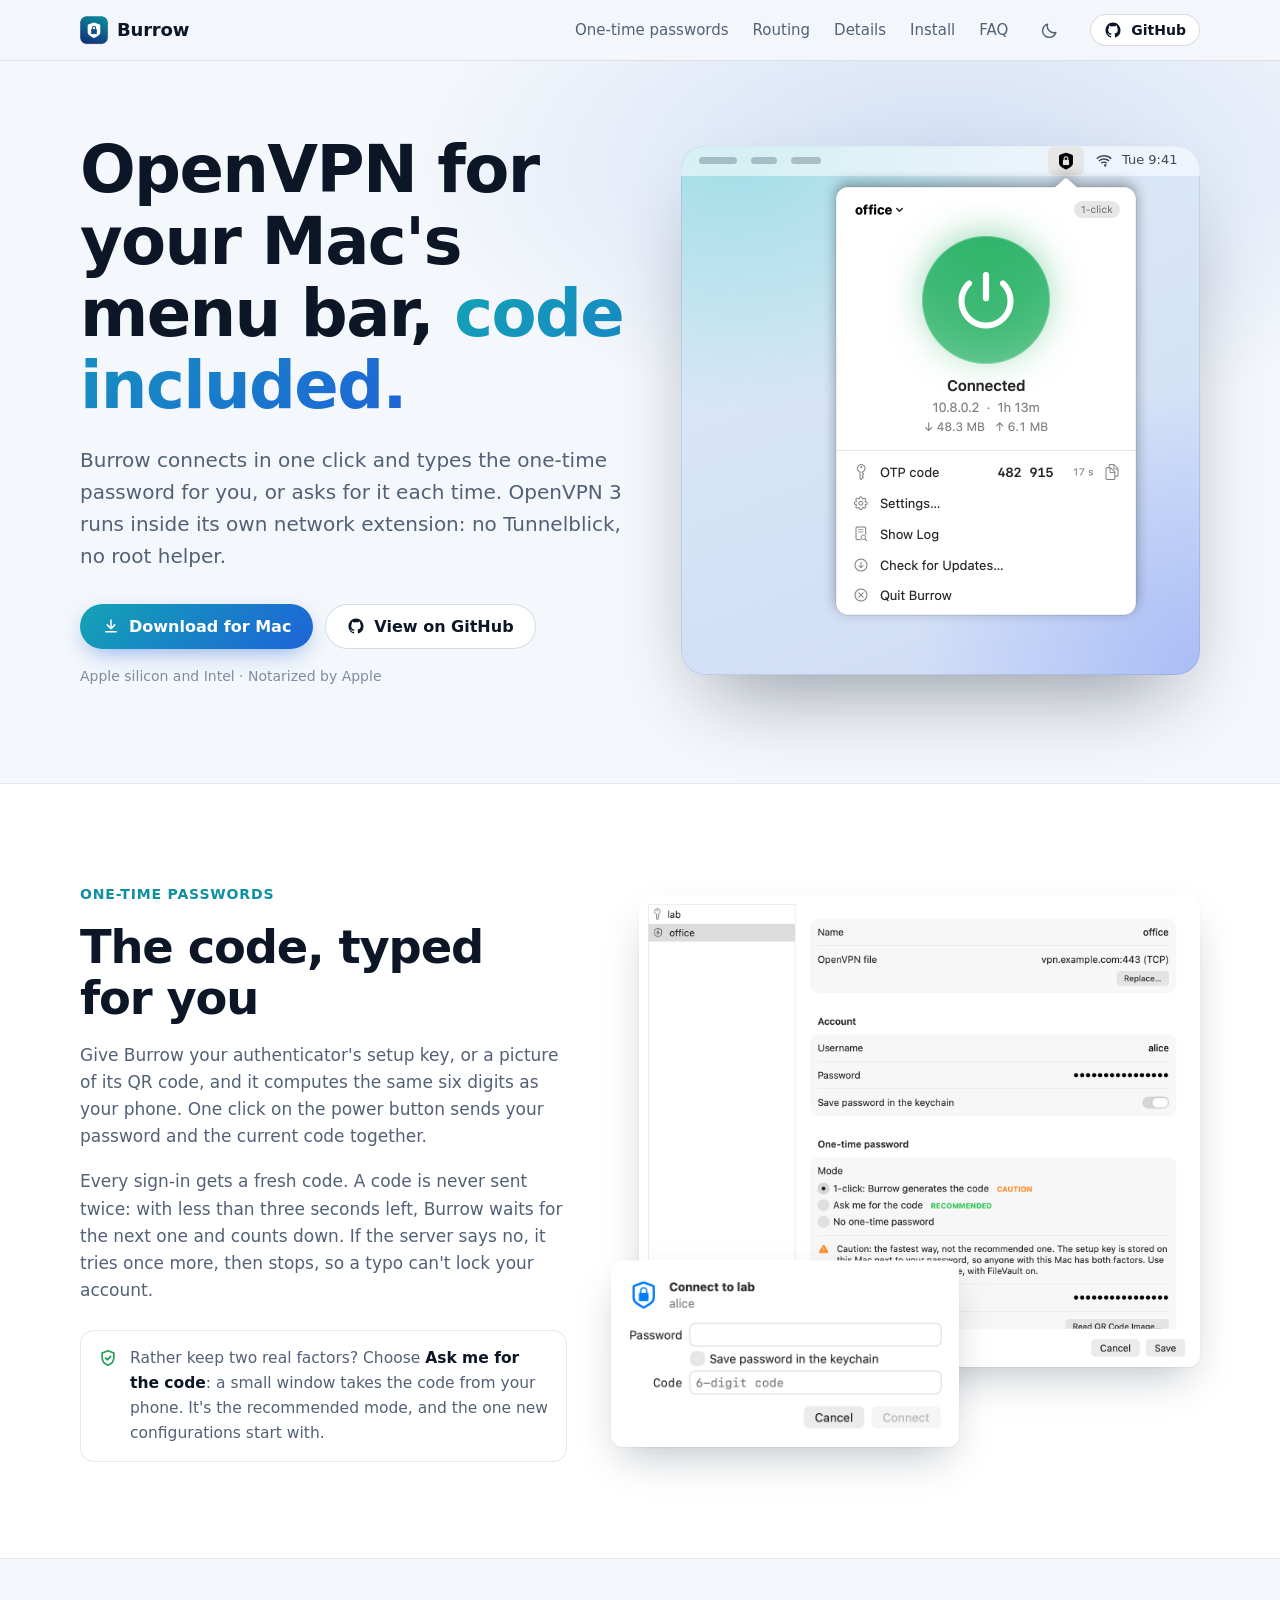
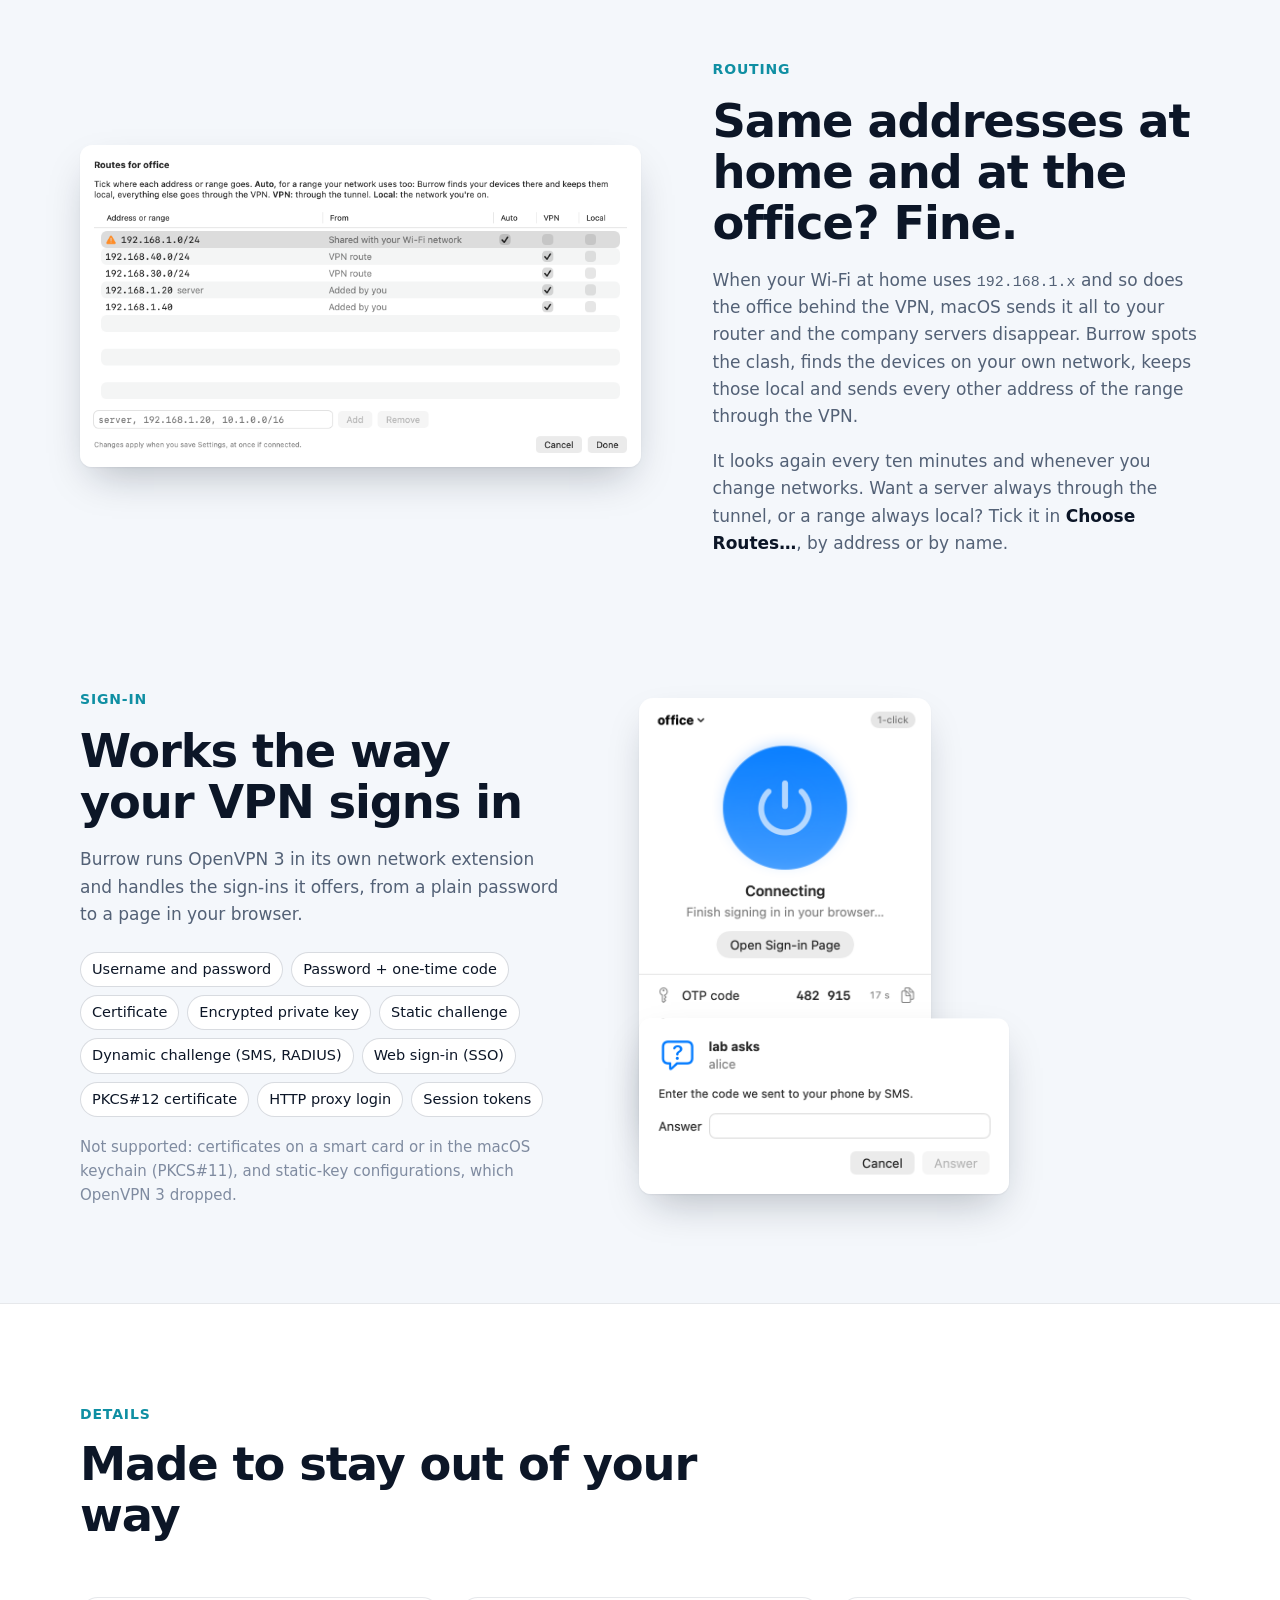
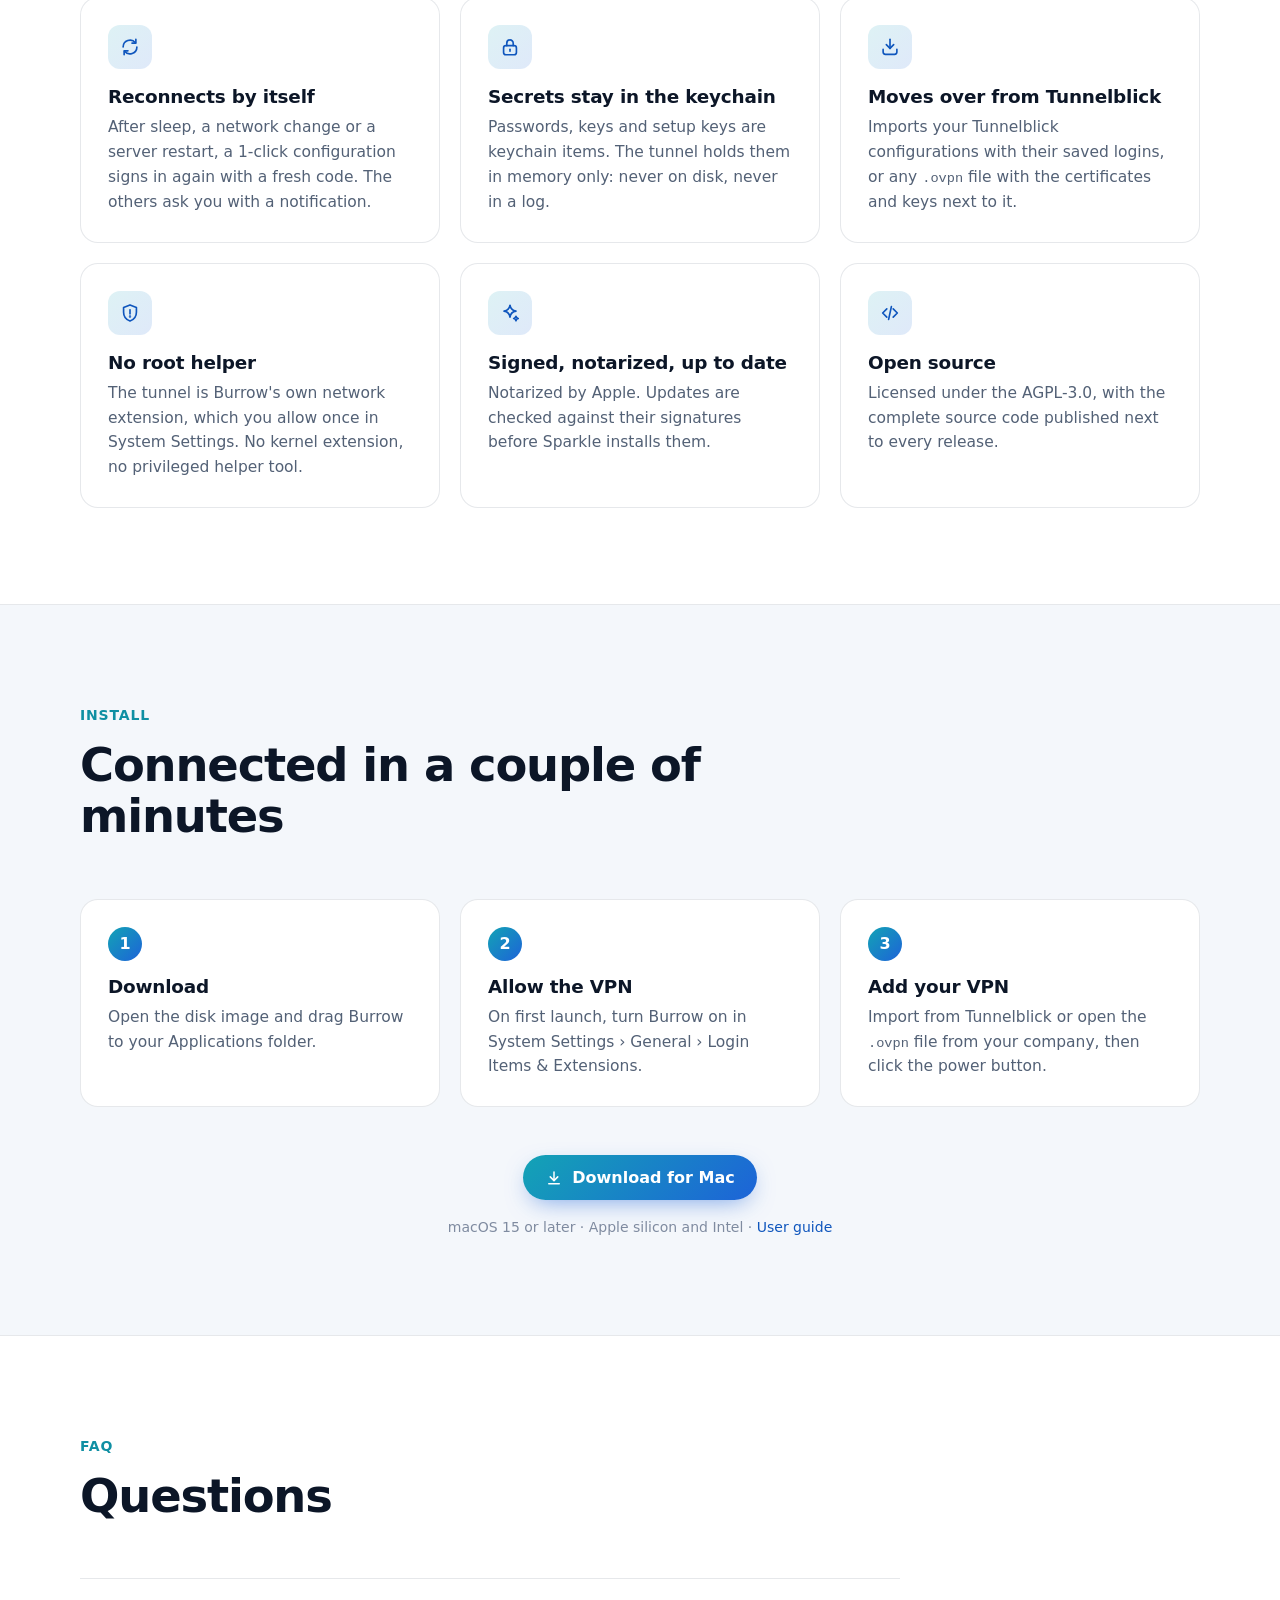
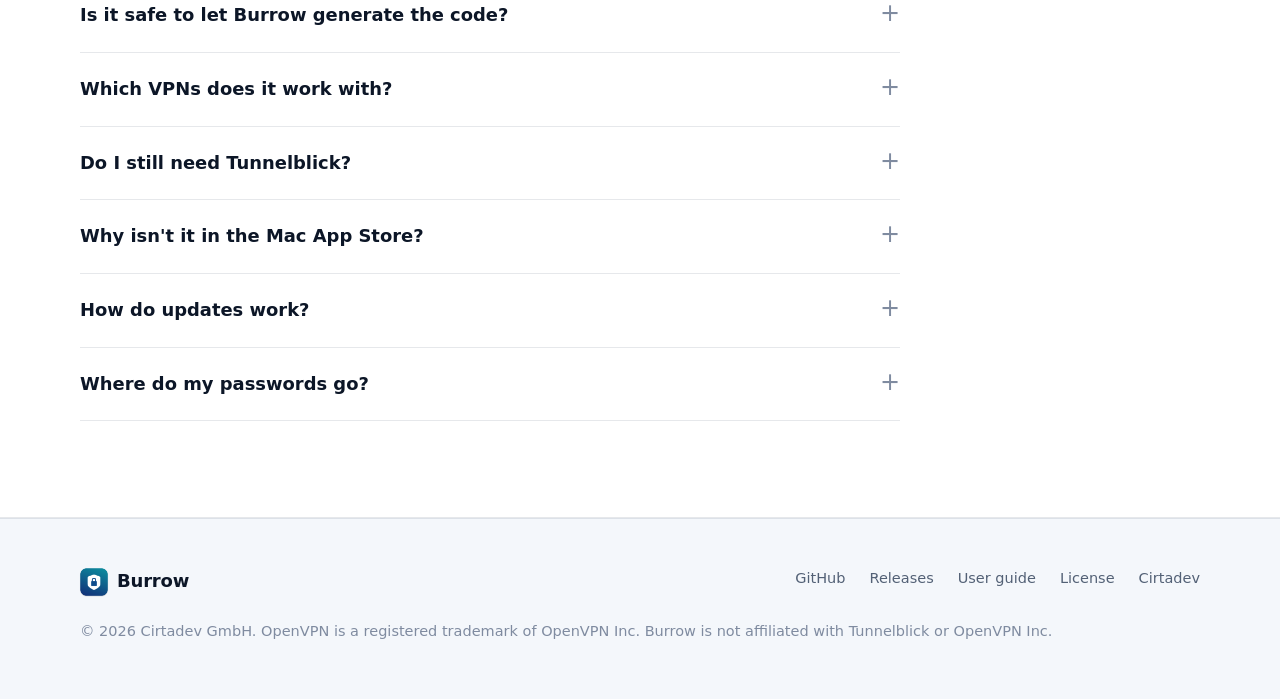
<file: site/index.html>
<!doctype html>
<html lang="en">
<head>
  <meta charset="utf-8">
  <meta name="viewport" content="width=device-width, initial-scale=1">
  <title>Burrow · OpenVPN for your Mac's menu bar</title>
  <meta name="description" content="Burrow is a free, open-source OpenVPN client for macOS. One click connects, with the one-time password typed for you, or asked each time. No Tunnelblick, no root helper.">
  <link rel="canonical" href="https://burrow.cirta.dev/">
  <link rel="icon" type="image/png" href="favicon.png">
  <link rel="apple-touch-icon" href="apple-touch-icon.png">
  <meta name="theme-color" content="#f4f7fb" media="(prefers-color-scheme: light)">
  <meta name="theme-color" content="#070b14" media="(prefers-color-scheme: dark)">
  <meta property="og:type" content="website">
  <meta property="og:url" content="https://burrow.cirta.dev/">
  <meta property="og:title" content="Burrow · OpenVPN for your Mac's menu bar">
  <meta property="og:description" content="One click to connect, with the one-time password typed for you. Free and open source.">
  <meta property="og:image" content="https://burrow.cirta.dev/og.jpg">
  <meta property="og:image:width" content="1200">
  <meta property="og:image:height" content="630">
  <meta name="twitter:card" content="summary_large_image">
  <link rel="stylesheet" href="style.css">
  <script src="theme.js"></script>
</head>
<body>

<svg class="sprites" width="0" height="0" aria-hidden="true">
  <symbol id="i-download" viewBox="0 0 24 24" fill="none" stroke="currentColor" stroke-width="2" stroke-linecap="round" stroke-linejoin="round"><path d="M12 4v11"/><path d="m7 10.5 5 5 5-5"/><path d="M5 19.5h14"/></symbol>
  <symbol id="i-github" viewBox="0 0 24 24" fill="currentColor"><path d="M12 2C6.48 2 2 6.58 2 12.23c0 4.52 2.87 8.35 6.84 9.7.5.1.68-.22.68-.49l-.01-1.7c-2.78.62-3.37-1.37-3.37-1.37-.46-1.18-1.11-1.5-1.11-1.5-.91-.64.07-.62.07-.62 1 .07 1.53 1.06 1.53 1.06.9 1.57 2.35 1.12 2.92.85.09-.66.35-1.12.64-1.37-2.22-.26-4.56-1.14-4.56-5.07 0-1.12.39-2.04 1.03-2.76-.1-.26-.45-1.3.1-2.71 0 0 .84-.28 2.75 1.05A9.4 9.4 0 0 1 12 6.84c.85 0 1.71.12 2.51.34 1.91-1.33 2.75-1.05 2.75-1.05.55 1.41.2 2.45.1 2.71.64.72 1.03 1.64 1.03 2.76 0 3.94-2.34 4.8-4.57 5.06.36.32.68.94.68 1.9l-.01 2.81c0 .27.18.6.69.49A10.12 10.12 0 0 0 22 12.23C22 6.58 17.52 2 12 2Z"/></symbol>
  <symbol id="i-check" viewBox="0 0 24 24" fill="none" stroke="currentColor" stroke-width="2" stroke-linecap="round" stroke-linejoin="round"><path d="M12 3.2 19 6v5.2c0 4.4-2.9 8.1-7 9.6-4.1-1.5-7-5.2-7-9.6V6z"/><path d="m9 12 2.2 2.2L15.2 10"/></symbol>
  <symbol id="i-reconnect" viewBox="0 0 24 24" fill="none" stroke="currentColor" stroke-width="1.8" stroke-linecap="round" stroke-linejoin="round"><path d="M19.5 12a7.5 7.5 0 0 1-13.4 4.6"/><path d="M4.5 12a7.5 7.5 0 0 1 13.4-4.6"/><path d="M18.4 3.6v4.2h-4.2"/><path d="M5.6 20.4v-4.2h4.2"/></symbol>
  <symbol id="i-lock" viewBox="0 0 24 24" fill="none" stroke="currentColor" stroke-width="1.8" stroke-linecap="round" stroke-linejoin="round"><rect x="5" y="10.5" width="14" height="10" rx="2.5"/><path d="M8.5 10.5V7.8a3.5 3.5 0 0 1 7 0v2.7"/><path d="M12 14.5v2"/></symbol>
  <symbol id="i-import" viewBox="0 0 24 24" fill="none" stroke="currentColor" stroke-width="1.8" stroke-linecap="round" stroke-linejoin="round"><path d="M12 3.5v10"/><path d="m8 9.5 4 4 4-4"/><path d="M4.5 14.5v3a2.5 2.5 0 0 0 2.5 2.5h10a2.5 2.5 0 0 0 2.5-2.5v-3"/></symbol>
  <symbol id="i-shield" viewBox="0 0 24 24" fill="none" stroke="currentColor" stroke-width="1.8" stroke-linecap="round" stroke-linejoin="round"><path d="M12 3.2 19 6v5.2c0 4.4-2.9 8.1-7 9.6-4.1-1.5-7-5.2-7-9.6V6z"/><path d="M12 8.5v4.5"/><circle cx="12" cy="15.8" r=".4" fill="currentColor"/></symbol>
  <symbol id="i-sparkle" viewBox="0 0 24 24" fill="none" stroke="currentColor" stroke-width="1.8" stroke-linecap="round" stroke-linejoin="round"><path d="M12 3.5c.6 4.2 2.3 5.9 6.5 6.5-4.2.6-5.9 2.3-6.5 6.5-.6-4.2-2.3-5.9-6.5-6.5 4.2-.6 5.9-2.3 6.5-6.5Z"/><path d="M18.5 15.5c.25 1.6.9 2.25 2.5 2.5-1.6.25-2.25.9-2.5 2.5-.25-1.6-.9-2.25-2.5-2.5 1.6-.25 2.25-.9 2.5-2.5Z"/></symbol>
  <symbol id="i-code" viewBox="0 0 24 24" fill="none" stroke="currentColor" stroke-width="1.8" stroke-linecap="round" stroke-linejoin="round"><path d="m8.5 7.5-4.5 4.5 4.5 4.5"/><path d="m15.5 7.5 4.5 4.5-4.5 4.5"/><path d="m13.5 5-3 14"/></symbol>
  <symbol id="i-sun" viewBox="0 0 24 24" fill="none" stroke="currentColor" stroke-width="1.8" stroke-linecap="round"><circle cx="12" cy="12" r="4"/><path d="M12 2.5v2M12 19.5v2M2.5 12h2M19.5 12h2M5.3 5.3l1.4 1.4M17.3 17.3l1.4 1.4M5.3 18.7l1.4-1.4M17.3 6.7l1.4-1.4"/></symbol>
  <symbol id="i-moon" viewBox="0 0 24 24" fill="none" stroke="currentColor" stroke-width="1.8" stroke-linejoin="round"><path d="M20 14.5A8.5 8.5 0 0 1 9.5 4a8.5 8.5 0 1 0 10.5 10.5Z"/></symbol>
  <symbol id="i-wifi" viewBox="0 0 24 18" fill="currentColor"><path d="M12 15.5a1.9 1.9 0 1 1 0 .01Z"/><path d="M12 9.6c1.9 0 3.6.75 4.9 1.95l-1.5 1.55A4.9 4.9 0 0 0 12 11.8c-1.3 0-2.5.5-3.4 1.3L7.1 11.55A7.1 7.1 0 0 1 12 9.6Z"/><path d="M12 4.8c3.2 0 6.1 1.25 8.3 3.3l-1.5 1.55A9.8 9.8 0 0 0 12 7c-2.6 0-5 1-6.8 2.65L3.7 8.1A12 12 0 0 1 12 4.8Z"/><path d="M12 0c4.5 0 8.6 1.75 11.6 4.65l-1.5 1.55A14.5 14.5 0 0 0 12 2.2c-3.9 0-7.5 1.5-10.1 4L.4 4.65A16.7 16.7 0 0 1 12 0Z"/></symbol>
</svg>

<header class="nav">
  <div class="wrap">
    <a class="brand" href="#top"><img src="img/icon.webp" alt="" width="34" height="34">Burrow</a>
    <nav class="nav-links" aria-label="Sections">
      <a href="#codes">One-time passwords</a>
      <a href="#routing">Routing</a>
      <a href="#details">Details</a>
      <a href="#install">Install</a>
      <a href="#faq">FAQ</a>
      <button class="theme-switch" type="button" aria-label="Switch between light and dark"><svg class="sun" aria-hidden="true"><use href="#i-sun"/></svg><svg class="moon" aria-hidden="true"><use href="#i-moon"/></svg></button>
      <a class="button secondary" href="https://github.com/Cirtadev/burrow"><svg aria-hidden="true"><use href="#i-github"/></svg>GitHub</a>
    </nav>
  </div>
</header>

<main id="top">

  <section class="hero">
    <div class="wrap">
      <div>
        <h1>OpenVPN for your Mac's menu bar, <span class="accent">code included.</span></h1>
        <p class="lead">Burrow connects in one click and types the one-time password for you, or asks for it each time.
          OpenVPN&nbsp;3 runs inside its own network extension: no Tunnelblick, no root helper.</p>
        <div class="cta">
          <a class="button primary" data-download href="https://github.com/Cirtadev/burrow/releases/latest"><svg aria-hidden="true"><use href="#i-download"/></svg>Download for Mac</a>
          <a class="button secondary" href="https://github.com/Cirtadev/burrow"><svg aria-hidden="true"><use href="#i-github"/></svg>View on GitHub</a>
        </div>
        <p class="meta"><span data-version></span>Apple silicon and Intel · Notarized by Apple</p>
      </div>
      <div class="desktop" role="img" aria-label="Burrow's panel open below its menu bar icon, connected">
        <div class="bar-items"><span></span><span></span><span></span></div>
        <div class="hang">
          <picture>
            <source srcset="img/panel-dark.webp" media="(prefers-color-scheme: dark)">
            <img src="img/panel-light.webp" width="348" height="493" alt="">
          </picture>
          <div class="clock"><svg><use href="#i-wifi"/></svg>Tue 9:41</div>
        </div>
      </div>
    </div>
  </section>

  <section class="band" id="codes">
    <div class="wrap">
      <div class="story">
        <div class="copy">
          <span class="eyebrow">One-time passwords</span>
          <h2>The code, typed for you</h2>
          <p>Give Burrow your authenticator's setup key, or a picture of its QR code, and it computes the same six digits as
            your phone. One click on the power button sends your password and the current code together.</p>
          <p>Every sign-in gets a fresh code. A code is never sent twice: with less than three seconds left, Burrow
            waits for the next one and counts down. If the server says no, it tries once more, then stops, so a typo
            can't lock your account.</p>
          <div class="note"><svg aria-hidden="true"><use href="#i-check"/></svg>
            <span>Rather keep two real factors? Choose <em>Ask me for the code</em>: a small window takes the code
              from your phone. It's the recommended mode, and the one new configurations start with.</span></div>
        </div>
        <div class="media code">
          <picture>
            <source srcset="img/settings-dark.webp" media="(prefers-color-scheme: dark)">
            <img class="shot" src="img/settings-light.webp" width="760" height="640" alt="Burrow's settings for a configuration: account, one-time password mode and setup key" loading="lazy">
          </picture>
          <picture>
            <source srcset="img/sign-in-dark.webp" media="(prefers-color-scheme: dark)">
            <img class="shot front" src="img/sign-in-light.webp" width="380" height="205" alt="The sign-in window asking for the one-time password" loading="lazy">
          </picture>
        </div>
      </div>
    </div>
  </section>

  <section id="routing">
    <div class="wrap">
      <div class="story flip">
        <div class="copy">
          <span class="eyebrow">Routing</span>
          <h2>Same addresses at home and at the office? Fine.</h2>
          <p>When your Wi-Fi at home uses <code>192.168.1.x</code> and so does the office behind the VPN, macOS sends
            it all to your router and the company servers disappear. Burrow spots the clash, finds the devices on your
            own network, keeps those local and sends every other address of the range through the VPN.</p>
          <p>It looks again every ten minutes and whenever you change networks. Want a server always through the
            tunnel, or a range always local? Tick it in <em>Choose Routes…</em>, by address or by name.</p>
        </div>
        <div class="media">
          <picture>
            <source srcset="img/routing-dark.webp" media="(prefers-color-scheme: dark)">
            <img class="shot" src="img/routing-light.webp" width="800" height="460" alt="The routes table: a range shared with the Wi-Fi network set to Auto, VPN routes and servers added by name" loading="lazy">
          </picture>
        </div>
      </div>

      <div class="story" id="sign-in">
        <div class="copy">
          <span class="eyebrow">Sign-in</span>
          <h2>Works the way your VPN signs in</h2>
          <p>Burrow runs OpenVPN&nbsp;3 in its own network extension and handles the sign-ins it offers, from a plain
            password to a page in your browser.</p>
          <ul class="chips">
            <li>Username and password</li>
            <li>Password + one-time code</li>
            <li>Certificate</li>
            <li>Encrypted private key</li>
            <li>Static challenge</li>
            <li>Dynamic challenge (SMS, RADIUS)</li>
            <li>Web sign-in (SSO)</li>
            <li>PKCS#12 certificate</li>
            <li>HTTP proxy login</li>
            <li>Session tokens</li>
          </ul>
          <p class="small">Not supported: certificates on a smart card or in the macOS keychain (PKCS#11), and
            static-key configurations, which OpenVPN&nbsp;3 dropped.</p>
        </div>
        <div class="media signin">
          <picture>
            <source srcset="img/web-sign-in-dark.webp" media="(prefers-color-scheme: dark)">
            <img class="shot panel" src="img/web-sign-in-light.webp" width="300" height="449" alt="The panel waiting for a sign-in in the browser" loading="lazy">
          </picture>
          <picture>
            <source srcset="img/challenge-dark.webp" media="(prefers-color-scheme: dark)">
            <img class="shot front" src="img/challenge-light.webp" width="380" height="181" alt="A server question: enter the code sent by SMS" loading="lazy">
          </picture>
        </div>
      </div>
    </div>
  </section>

  <section class="band" id="details">
    <div class="wrap">
      <div class="section-head">
        <span class="eyebrow">Details</span>
        <h2>Made to stay out of your way</h2>
      </div>
      <div class="grid">
        <div class="card">
          <div class="icon"><svg aria-hidden="true"><use href="#i-reconnect"/></svg></div>
          <h3>Reconnects by itself</h3>
          <p>After sleep, a network change or a server restart, a 1-click configuration signs in again with a fresh
            code. The others ask you with a notification.</p>
        </div>
        <div class="card">
          <div class="icon"><svg aria-hidden="true"><use href="#i-lock"/></svg></div>
          <h3>Secrets stay in the keychain</h3>
          <p>Passwords, keys and setup keys are keychain items. The tunnel holds them in memory only: never on disk,
            never in a log.</p>
        </div>
        <div class="card">
          <div class="icon"><svg aria-hidden="true"><use href="#i-import"/></svg></div>
          <h3>Moves over from Tunnelblick</h3>
          <p>Imports your Tunnelblick configurations with their saved logins, or any <code>.ovpn</code> file with the
            certificates and keys next to it.</p>
        </div>
        <div class="card">
          <div class="icon"><svg aria-hidden="true"><use href="#i-shield"/></svg></div>
          <h3>No root helper</h3>
          <p>The tunnel is Burrow's own network extension, which you allow once in System Settings. No kernel
            extension, no privileged helper tool.</p>
        </div>
        <div class="card">
          <div class="icon"><svg aria-hidden="true"><use href="#i-sparkle"/></svg></div>
          <h3>Signed, notarized, up to date</h3>
          <p>Notarized by Apple. Updates are checked against their signatures before Sparkle installs them.</p>
        </div>
        <div class="card">
          <div class="icon"><svg aria-hidden="true"><use href="#i-code"/></svg></div>
          <h3>Open source</h3>
          <p>Licensed under the AGPL-3.0, with the complete source code published next to every release.</p>
        </div>
      </div>
    </div>
  </section>

  <section id="install">
    <div class="wrap">
      <div class="section-head">
        <span class="eyebrow">Install</span>
        <h2>Connected in a couple of minutes</h2>
      </div>
      <ol class="steps">
        <li>
          <h3>Download</h3>
          <p>Open the disk image and drag Burrow to your Applications folder.</p>
        </li>
        <li>
          <h3>Allow the VPN</h3>
          <p>On first launch, turn Burrow on in System Settings › General › Login Items &amp; Extensions.</p>
        </li>
        <li>
          <h3>Add your VPN</h3>
          <p>Import from Tunnelblick or open the <code>.ovpn</code> file from your company, then click the power
            button.</p>
        </li>
      </ol>
      <div class="install-cta">
        <a class="button primary" data-download href="https://github.com/Cirtadev/burrow/releases/latest"><svg aria-hidden="true"><use href="#i-download"/></svg>Download for Mac</a>
        <p class="meta"><span data-version></span>macOS 15 or later · Apple silicon and Intel ·
          <a href="https://github.com/Cirtadev/burrow/blob/master/docs/GUIDE.md">User guide</a></p>
      </div>
    </div>
  </section>

  <section class="band" id="faq">
    <div class="wrap">
      <div class="section-head">
        <span class="eyebrow">FAQ</span>
        <h2>Questions</h2>
      </div>
      <div class="faq">
        <details>
          <summary>Is it safe to let Burrow generate the code?</summary>
          <p>It's convenient, but it isn't two-factor any more: the setup key sits on your Mac next to your password,
            so anyone using your unlocked Mac can connect. Use it only on a Mac you alone use, with FileVault on, and
            check that your VPN's policy allows it. Otherwise choose <em>Ask me for the code</em>.</p>
        </details>
        <details>
          <summary>Which VPNs does it work with?</summary>
          <p>Any OpenVPN server you connect to with an <code>.ovpn</code> configuration, over TLS 1.2 or 1.3.
            Burrow doesn't support certificates on a smart card (PKCS#11), static-key configurations, the old
            Blowfish (BF-CBC) and 3DES ciphers, SOCKS proxies or proxies that accept only NTLM logins.</p>
        </details>
        <details>
          <summary>Do I still need Tunnelblick?</summary>
          <p>No. Burrow imports its configurations and works without it. Quit Tunnelblick before you connect with
            Burrow: two tunnels with the same routes get in each other's way.</p>
        </details>
        <details>
          <summary>Why isn't it in the Mac App Store?</summary>
          <p>OpenVPN&nbsp;3 is licensed under the AGPL, which doesn't fit the App Store's terms. Burrow is signed with
            Developer ID and notarized by Apple instead.</p>
        </details>
        <details>
          <summary>How do updates work?</summary>
          <p>Choose <em>Check for Updates…</em> in the panel, or let Burrow check automatically. It downloads the new
            version, verifies its signatures, replaces itself and relaunches. The VPN drops for a moment while it
            restarts.</p>
        </details>
        <details>
          <summary>Where do my passwords go?</summary>
          <p>Into your Mac's keychain, unless you'd rather type them each time. Burrow has no account, no server of
            its own and no analytics: it talks to your VPN, and to GitHub when it checks for updates.</p>
        </details>
      </div>
    </div>
  </section>

</main>

<footer>
  <div class="wrap">
    <a class="brand" href="#top"><img src="img/icon.webp" alt="" width="34" height="34">Burrow</a>
    <nav class="links" aria-label="Links">
      <a href="https://github.com/Cirtadev/burrow">GitHub</a>
      <a href="https://github.com/Cirtadev/burrow/releases">Releases</a>
      <a href="https://github.com/Cirtadev/burrow/blob/master/docs/GUIDE.md">User guide</a>
      <a href="https://github.com/Cirtadev/burrow/blob/master/LICENSE">License</a>
      <a href="https://cirtadev.com">Cirtadev</a>
    </nav>
    <p class="legal">© 2026 Cirtadev GmbH. OpenVPN is a registered trademark of OpenVPN Inc. Burrow is not affiliated
      with Tunnelblick or OpenVPN Inc.</p>
  </div>
</footer>

<script src="main.js"></script>
</body>
</html>
</file>
<file: site/style.css>
:root {
  color-scheme: light dark;
  --bg: #f4f7fb;
  --bg-raised: #ffffff;
  --surface: #ffffff;
  --surface-2: #edf2f8;
  --border: rgba(16, 32, 64, 0.1);
  --border-strong: rgba(16, 32, 64, 0.16);
  --text: #0c1627;
  --muted: #536176;
  --faint: #7f8ba0;
  --accent: #1565d8;
  --accent-text: #0f56bd;
  --teal: #0f8fa3;
  --green: #1f9d55;
  --orange: #c96a0c;
  --brand: linear-gradient(135deg, #13a3b5 0%, #1d63d8 100%);
  --brand-soft: linear-gradient(135deg, rgba(19, 163, 181, 0.14), rgba(29, 99, 216, 0.14));
  --shot-shadow: 0 1px 2px rgba(12, 22, 39, 0.06), 0 18px 40px -12px rgba(12, 22, 39, 0.28);
  --wall: radial-gradient(120% 90% at 10% 0%, #9fdde6 0%, transparent 55%),
          radial-gradient(90% 90% at 100% 100%, #a9bdf7 0%, transparent 60%),
          linear-gradient(160deg, #dcebf7 0%, #cfdcf6 100%);
  --menubar: rgba(255, 255, 255, 0.55);
  --menubar-ink: rgba(12, 22, 39, 0.78);
  --glow: rgba(29, 99, 216, 0.16);
  --sun: none;
  --moon: block;
  --radius: 18px;
}

/* Dark: the Mac's appearance, unless the visitor picked one with the switch (data-theme on <html>). */
@media (prefers-color-scheme: dark) {
  :root:not([data-theme="light"]) {
    --bg: #070b14;
    --bg-raised: #0b111e;
    --surface: #0e1524;
    --surface-2: #131c2f;
    --border: rgba(255, 255, 255, 0.08);
    --border-strong: rgba(255, 255, 255, 0.14);
    --text: #e8eef8;
    --muted: #9aa8bd;
    --faint: #6d7a90;
    --accent: #4a8dff;
    --accent-text: #7aaeff;
    --teal: #36c3d4;
    --green: #3ccf7a;
    --orange: #f2994a;
    --brand-soft: linear-gradient(135deg, rgba(54, 195, 212, 0.16), rgba(74, 141, 255, 0.16));
    --shot-shadow: 0 0 0 1px rgba(255, 255, 255, 0.06), 0 24px 60px -16px rgba(0, 0, 0, 0.75);
    --wall: radial-gradient(120% 90% at 10% 0%, rgba(19, 163, 181, 0.55) 0%, transparent 55%),
            radial-gradient(90% 90% at 100% 100%, rgba(41, 77, 190, 0.7) 0%, transparent 60%),
            linear-gradient(160deg, #0b2033 0%, #0b1433 100%);
    --menubar: rgba(10, 14, 24, 0.42);
    --menubar-ink: rgba(255, 255, 255, 0.85);
    --glow: rgba(74, 141, 255, 0.18);
    --sun: block;
    --moon: none;
  }
}

:root[data-theme="dark"] {
  --bg: #070b14;
  --bg-raised: #0b111e;
  --surface: #0e1524;
  --surface-2: #131c2f;
  --border: rgba(255, 255, 255, 0.08);
  --border-strong: rgba(255, 255, 255, 0.14);
  --text: #e8eef8;
  --muted: #9aa8bd;
  --faint: #6d7a90;
  --accent: #4a8dff;
  --accent-text: #7aaeff;
  --teal: #36c3d4;
  --green: #3ccf7a;
  --orange: #f2994a;
  --brand-soft: linear-gradient(135deg, rgba(54, 195, 212, 0.16), rgba(74, 141, 255, 0.16));
  --shot-shadow: 0 0 0 1px rgba(255, 255, 255, 0.06), 0 24px 60px -16px rgba(0, 0, 0, 0.75);
  --wall: radial-gradient(120% 90% at 10% 0%, rgba(19, 163, 181, 0.55) 0%, transparent 55%),
          radial-gradient(90% 90% at 100% 100%, rgba(41, 77, 190, 0.7) 0%, transparent 60%),
          linear-gradient(160deg, #0b2033 0%, #0b1433 100%);
  --menubar: rgba(10, 14, 24, 0.42);
  --menubar-ink: rgba(255, 255, 255, 0.85);
  --glow: rgba(74, 141, 255, 0.18);
  --sun: block;
  --moon: none;
}
:root[data-theme="dark"] { color-scheme: dark; }
:root[data-theme="light"] { color-scheme: light; }

*, *::before, *::after { box-sizing: border-box; }

html { scroll-behavior: smooth; scroll-padding-top: 80px; }

body {
  margin: 0;
  background: var(--bg);
  color: var(--text);
  font: 17px/1.6 -apple-system, BlinkMacSystemFont, "SF Pro Text", "Segoe UI", system-ui, sans-serif;
  -webkit-font-smoothing: antialiased;
  text-rendering: optimizeLegibility;
}

img { display: block; max-width: 100%; height: auto; }
.sprites { position: absolute; }
a { color: var(--accent-text); text-decoration: none; }
a:hover { text-decoration: underline; text-underline-offset: 3px; }
em { font-style: normal; font-weight: 600; color: var(--text); }
code { font: 0.88em ui-monospace, "SF Mono", Menlo, monospace; }

.wrap { width: min(1120px, 100% - 32px); margin-inline: auto; }

/* Navigation */

.nav {
  position: sticky;
  top: 0;
  z-index: 10;
  background: color-mix(in srgb, var(--bg) 78%, transparent);
  backdrop-filter: saturate(180%) blur(18px);
  -webkit-backdrop-filter: saturate(180%) blur(18px);
  border-bottom: 1px solid var(--border);
}
.nav .wrap { display: flex; align-items: center; gap: 28px; height: 60px; }
.brand { display: flex; align-items: center; gap: 9px; color: var(--text); font-weight: 700; font-size: 18px; letter-spacing: -0.01em; }
.brand:hover { text-decoration: none; }
.brand img { width: 34px; height: 34px; margin: -3px; }
.nav-links { display: flex; align-items: center; gap: 24px; margin-left: auto; font-size: 15px; }
.nav-links a { color: var(--muted); }
.nav-links a:hover { color: var(--text); text-decoration: none; }
.nav .button { padding: 7px 14px; font-size: 14px; }
.theme-switch {
  display: grid;
  place-items: center;
  width: 34px;
  height: 34px;
  padding: 0;
  border: 0;
  border-radius: 50%;
  background: transparent;
  color: var(--muted);
  cursor: pointer;
}
.theme-switch:hover { color: var(--text); background: var(--surface-2); }
.theme-switch svg { width: 19px; height: 19px; }
.theme-switch .sun { display: var(--sun); }
.theme-switch .moon { display: var(--moon); }

/* Buttons */

.button {
  display: inline-flex;
  align-items: center;
  gap: 9px;
  padding: 13px 22px;
  border-radius: 999px;
  font-weight: 600;
  font-size: 16px;
  line-height: 1.2;
  white-space: nowrap;
  transition: transform 0.15s ease, box-shadow 0.15s ease, background-color 0.15s ease;
}
.button:hover { text-decoration: none; transform: translateY(-1px); }
.button svg { width: 18px; height: 18px; flex: none; }
.button.primary { background: var(--brand); color: #fff; box-shadow: 0 8px 24px -8px rgba(29, 99, 216, 0.6); }
.button.primary:hover { box-shadow: 0 12px 28px -8px rgba(29, 99, 216, 0.7); }
.button.secondary { background: var(--surface); color: var(--text); box-shadow: inset 0 0 0 1px var(--border-strong); }
.button.secondary:hover { background: var(--surface-2); }

/* Hero */

.hero { position: relative; overflow: hidden; padding: 72px 0 96px; }
.hero::before {
  content: "";
  position: absolute;
  inset: -20% -10% auto;
  height: 620px;
  background: radial-gradient(50% 60% at 70% 40%, var(--glow), transparent 70%);
  pointer-events: none;
}
.hero .wrap { position: relative; display: grid; grid-template-columns: 1.05fr 1fr; gap: 56px; align-items: center; }

h1, h2, h3 { margin: 0; letter-spacing: -0.025em; line-height: 1.1; }
h1 { font-size: clamp(2.5rem, 5.4vw, 4.1rem); font-weight: 750; }
h1 .accent { background: var(--brand); -webkit-background-clip: text; background-clip: text; color: transparent; }
.lead { font-size: clamp(1.08rem, 1.6vw, 1.25rem); color: var(--muted); margin: 22px 0 32px; max-width: 34em; }
.cta { display: flex; flex-wrap: wrap; gap: 12px; }
.meta { margin: 16px 0 0; font-size: 14px; color: var(--faint); }

/* The panel hanging from a strip of menu bar over a wallpaper. */
.desktop {
  --w: 348px;
  position: relative;
  border-radius: 24px;
  background: var(--wall);
  box-shadow: inset 0 0 0 1px var(--border), 0 40px 80px -30px rgba(12, 22, 39, 0.45);
  overflow: hidden;
  padding-bottom: 36px;
}
.desktop::before {
  content: "";
  position: absolute;
  inset: 0 0 auto;
  height: calc(var(--w) * 30 / 348);
  background: var(--menubar);
  backdrop-filter: blur(20px);
  -webkit-backdrop-filter: blur(20px);
}
.desktop .bar-items { position: absolute; inset: 0 auto auto 18px; height: calc(var(--w) * 30 / 348); display: flex; align-items: center; gap: 14px; }
.desktop .bar-items span { display: block; height: 7px; border-radius: 4px; background: var(--menubar-ink); opacity: 0.3; }
.desktop .bar-items span:nth-child(1) { width: 38px; }
.desktop .bar-items span:nth-child(2) { width: 26px; }
.desktop .bar-items span:nth-child(3) { width: 30px; }
.desktop .hang { position: relative; width: var(--w); margin-left: auto; margin-right: 40px; }
.desktop .clock {
  position: absolute;
  top: 0;
  left: calc(var(--w) * 284 / 348);
  height: calc(var(--w) * 30 / 348);
  display: flex;
  align-items: center;
  gap: 10px;
  color: var(--menubar-ink);
  font-size: calc(var(--w) * 13 / 348);
  font-weight: 500;
  white-space: nowrap;
}
.desktop .clock svg { width: calc(var(--w) * 16 / 348); height: auto; }

/* Sections */

section { padding: 96px 0; }
.band { background: var(--bg-raised); border-block: 1px solid var(--border); }
.eyebrow { display: inline-block; font-size: 14px; font-weight: 650; letter-spacing: 0.06em; text-transform: uppercase; color: var(--teal); margin-bottom: 14px; }
h2 { font-size: clamp(2rem, 3.8vw, 2.9rem); font-weight: 720; }
.section-head { max-width: 720px; margin-bottom: 56px; }
.section-head p { color: var(--muted); font-size: 1.12rem; margin: 18px 0 0; }

.story { display: grid; grid-template-columns: 1fr 1.15fr; gap: 72px; align-items: center; }
.story + .story { margin-top: 128px; }
.story.flip { grid-template-columns: 1.15fr 1fr; }
.story.flip .copy { order: 2; }
.story .copy p { color: var(--muted); margin: 18px 0 0; }
.story .copy h2 { margin-top: 2px; }

.note {
  display: flex;
  gap: 12px;
  margin-top: 26px;
  padding: 16px 18px;
  border-radius: 14px;
  background: var(--surface);
  box-shadow: inset 0 0 0 1px var(--border);
  font-size: 15.5px;
  color: var(--muted);
}
.note svg { width: 20px; height: 20px; flex: none; margin-top: 2px; color: var(--green); }

.shot { border-radius: 12px; box-shadow: var(--shot-shadow); }
.shot.panel { border-radius: 14px; }

.media { position: relative; }
.media.code { padding: 0 0 80px 0; }
.media.code .front { position: absolute; left: -28px; bottom: 0; width: min(380px, 62%); }
.media.signin { display: flex; justify-content: flex-end; padding-bottom: 60px; }
.media.signin .panel { width: min(300px, 52%); }
.media.signin .front { position: absolute; left: 0; bottom: 0; width: min(380px, 66%); }

.chips { display: flex; flex-wrap: wrap; gap: 8px; margin: 24px 0 0; padding: 0; list-style: none; }
.chips li {
  padding: 6px 12px;
  border-radius: 999px;
  background: var(--surface);
  box-shadow: inset 0 0 0 1px var(--border-strong);
  font-size: 14.5px;
  color: var(--text);
}
.small { font-size: 15px; color: var(--faint) !important; }

/* Details grid */

.grid { display: grid; grid-template-columns: repeat(3, 1fr); gap: 20px; }
.card {
  padding: 28px;
  border-radius: var(--radius);
  background: var(--surface);
  box-shadow: inset 0 0 0 1px var(--border);
}
.card .icon {
  display: grid;
  place-items: center;
  width: 44px;
  height: 44px;
  border-radius: 12px;
  background: var(--brand-soft);
  color: var(--accent-text);
  margin-bottom: 18px;
}
.card .icon svg { width: 22px; height: 22px; }
.card h3 { font-size: 1.15rem; font-weight: 650; letter-spacing: -0.01em; }
.card p { margin: 8px 0 0; color: var(--muted); font-size: 15.5px; }

/* Install */

.steps { display: grid; grid-template-columns: repeat(3, 1fr); gap: 20px; counter-reset: step; margin: 0 0 48px; padding: 0; list-style: none; }
.steps li { position: relative; padding: 28px; border-radius: var(--radius); background: var(--surface); box-shadow: inset 0 0 0 1px var(--border); }
.steps li::before {
  counter-increment: step;
  content: counter(step);
  display: grid;
  place-items: center;
  width: 34px;
  height: 34px;
  border-radius: 50%;
  background: var(--brand);
  color: #fff;
  font-weight: 700;
  font-size: 16px;
  margin-bottom: 16px;
}
.steps h3 { font-size: 1.15rem; font-weight: 650; letter-spacing: -0.01em; }
.steps p { margin: 8px 0 0; color: var(--muted); font-size: 15.5px; }
.install-cta { display: flex; flex-direction: column; align-items: center; text-align: center; }

/* FAQ */

.faq { max-width: 820px; }
.faq details { border-bottom: 1px solid var(--border); }
.faq details:first-of-type { border-top: 1px solid var(--border); }
.faq summary {
  display: flex;
  justify-content: space-between;
  gap: 20px;
  padding: 22px 0;
  cursor: pointer;
  font-size: 1.12rem;
  font-weight: 600;
  list-style: none;
}
.faq summary::-webkit-details-marker { display: none; }
.faq summary::after { content: "+"; color: var(--faint); font-size: 1.5rem; font-weight: 400; line-height: 1; transition: transform 0.2s ease; }
.faq details[open] summary::after { transform: rotate(45deg); }
.faq details p { margin: -6px 0 22px; color: var(--muted); max-width: 44em; }

/* Footer */

footer { padding: 48px 0 56px; border-top: 1px solid var(--border); font-size: 14.5px; color: var(--faint); }
footer .wrap { display: grid; grid-template-columns: auto 1fr; gap: 12px 40px; align-items: start; }
footer .links { display: flex; flex-wrap: wrap; gap: 8px 24px; justify-content: flex-end; }
footer .links a { color: var(--muted); }
footer .legal { grid-column: 1 / -1; margin: 12px 0 0; }

/* Narrow screens */

@media (max-width: 960px) {
  .hero .wrap, .story, .story.flip { grid-template-columns: 1fr; gap: 48px; }
  .story.flip .copy { order: 0; }
  .grid, .steps { grid-template-columns: 1fr 1fr; }
  .nav-links a:not(.button) { display: none; }
  .media.code .front { left: 0; }
}

@media (max-width: 640px) {
  section { padding: 72px 0; }
  .hero { padding: 48px 0 72px; }
  .story + .story { margin-top: 96px; }
  .grid, .steps { grid-template-columns: 1fr; }
  .desktop { --w: min(348px, calc(100vw - 64px)); }
  .desktop .hang { margin-right: auto; }
  .desktop .clock { display: none; }
  .media.code { padding-bottom: 56px; }
  .media.code .front { width: 78%; }
  .media.signin .panel { width: 62%; }
  .media.signin .front { width: 84%; }
  footer .wrap { grid-template-columns: 1fr; }
  footer .links { justify-content: flex-start; }
}

@media (prefers-reduced-motion: reduce) {
  html { scroll-behavior: auto; }
  .button { transition: none; }
}

/* 404 */

.lost { min-height: 100vh; display: flex; flex-direction: column; align-items: center; justify-content: center; gap: 18px; padding: 32px 16px; text-align: center; }
.lost h1 { font-size: clamp(2rem, 5vw, 3rem); }
.lost p { margin: 0 0 12px; color: var(--muted); font-size: 1.12rem; }
</file>
